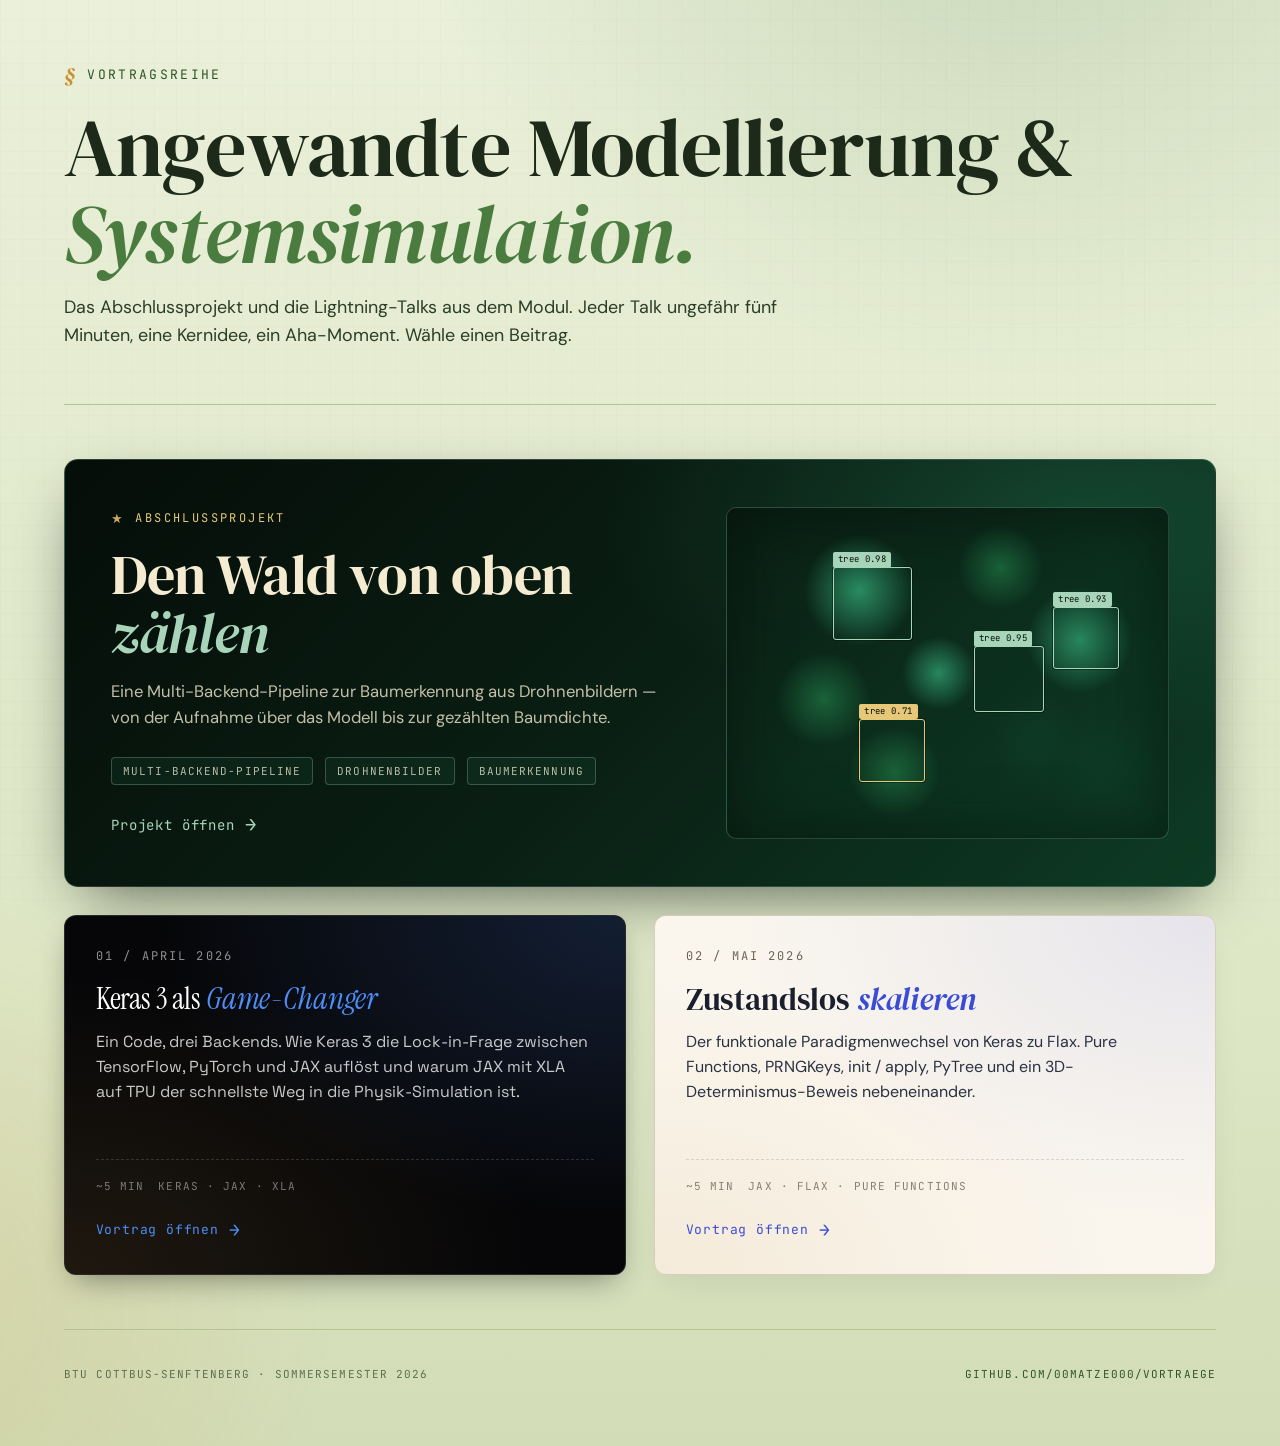
<file: index.html>
<!DOCTYPE html>
<html lang="de">
<head>
<meta charset="UTF-8" />
<meta name="viewport" content="width=device-width, initial-scale=1.0" />
<title>Vortragsreihe · Angewandte Modellierung und Systemsimulation</title>
<link rel="preconnect" href="https://fonts.googleapis.com" />
<link rel="preconnect" href="https://fonts.gstatic.com" crossorigin />
<link href="https://fonts.googleapis.com/css2?family=DM+Sans:wght@300;400;500;600;700&family=DM+Serif+Display:ital@0;1&family=Instrument+Serif:ital@0;1&family=Space+Grotesk:wght@400;500;600&family=JetBrains+Mono:wght@400;500;600&display=swap" rel="stylesheet" />
<style>
  :root {
    /* Landing-Palette: Sage / Forest Green */
    --bg:        #eaf0d9;
    --bg-2:      #dde6c5;
    --bg-3:      #c8d3a8;
    --ink:       #1d2a1a;
    --ink-soft:  #2c3e27;
    --muted:     #5e6f4f;
    --line:      #b5c294;
    --paper:     #f4f7e6;
    --green:     #4a7c3f;
    --green-deep:#2f5527;
    --green-glow:rgba(74, 124, 63, 0.30);
    --amber:     #c89030;
    --amber-soft:#e0ad55;
    --t-display: 'DM Serif Display', Georgia, serif;
    --t-body:    'DM Sans', system-ui, sans-serif;
    --t-mono:    'JetBrains Mono', ui-monospace, monospace;
  }
  * { box-sizing: border-box; margin: 0; padding: 0; }
  html { scroll-behavior: smooth; }
  html, body {
    background: var(--bg);
    color: var(--ink);
    font-family: var(--t-body);
    line-height: 1.5;
    -webkit-font-smoothing: antialiased;
    -moz-osx-font-smoothing: grayscale;
  }
  body {
    background-image:
      radial-gradient(ellipse 80% 60% at 80% -10%, rgba(74,124,63,0.22), transparent 60%),
      radial-gradient(ellipse 60% 50% at -10% 90%, rgba(200,144,48,0.16), transparent 60%),
      linear-gradient(180deg, #eaf0d9 0%, #dde6c5 70%, #d2dcb6 100%);
    min-height: 100vh;
    display: flex;
    flex-direction: column;
    padding: clamp(24px, 5vw, 64px);
    position: relative;
  }
  /* Subtiles Korn */
  body::before {
    content: "";
    position: fixed;
    inset: 0;
    pointer-events: none;
    z-index: 0;
    background-image:
      repeating-linear-gradient(0deg, rgba(45,55,38,0.025) 0 1px, transparent 1px 22px),
      repeating-linear-gradient(90deg, rgba(45,55,38,0.025) 0 1px, transparent 1px 22px);
    opacity: 0.5;
  }

  header, main, footer { position: relative; z-index: 1; }

  header {
    max-width: 1320px;
    width: 100%;
    margin: 0 auto;
    padding-bottom: clamp(36px, 6vh, 64px);
    border-bottom: 1px solid var(--line);
  }
  .eyebrow {
    font-family: var(--t-mono);
    font-size: 13px;
    color: var(--green-deep);
    letter-spacing: 0.18em;
    text-transform: uppercase;
    margin-bottom: 18px;
    display: inline-flex;
    align-items: center;
    gap: 10px;
  }
  .eyebrow::before {
    content: "§";
    font-family: var(--t-display);
    color: var(--amber);
    font-style: italic;
    font-size: 22px;
    line-height: 1;
  }
  h1 {
    font-family: var(--t-display);
    font-size: clamp(42px, 6.4vw, 96px);
    font-weight: 400;
    line-height: 1.05;
    color: var(--ink);
    margin-bottom: 18px;
    letter-spacing: -0.01em;
  }
  h1 em { font-style: italic; color: var(--green); }
  header p {
    font-size: clamp(17px, 1.4vw, 22px);
    color: var(--ink-soft);
    max-width: 64ch;
    line-height: 1.55;
  }

  main {
    max-width: 1320px;
    width: 100%;
    margin: 0 auto;
    padding: clamp(40px, 6vh, 64px) 0;
    flex: 1;
  }
  .talks {
    display: grid;
    grid-template-columns: repeat(auto-fit, minmax(320px, 1fr));
    gap: clamp(20px, 2.4vw, 28px);
  }

  /* Gemeinsame Card-Basis */
  .talk {
    display: flex;
    flex-direction: column;
    border-radius: 12px;
    padding: clamp(26px, 2.4vw, 36px);
    text-decoration: none;
    transition: transform 0.3s cubic-bezier(0.2,0.8,0.2,1), box-shadow 0.3s ease;
    position: relative;
    overflow: hidden;
    min-height: 360px;
    isolation: isolate;
  }
  .talk:hover { transform: translateY(-4px); }

  .talk-num {
    font-family: var(--t-mono);
    font-size: 12px;
    letter-spacing: 0.18em;
    margin-bottom: 18px;
  }
  .talk-title {
    font-size: clamp(28px, 2.4vw, 40px);
    font-weight: 400;
    line-height: 1.1;
    margin-bottom: 14px;
    letter-spacing: -0.005em;
  }
  .talk-sub {
    font-size: 16px;
    line-height: 1.55;
    margin-bottom: 24px;
    flex: 1;
  }
  .talk-meta {
    display: flex;
    gap: 14px;
    flex-wrap: wrap;
    padding-top: 18px;
    border-top: 1px dashed currentColor;
    font-family: var(--t-mono);
    font-size: 11px;
    letter-spacing: 0.1em;
    text-transform: uppercase;
    opacity: 0.8;
  }
  .talk-cta {
    margin-top: 22px;
    display: inline-flex;
    align-items: center;
    gap: 10px;
    font-family: var(--t-mono);
    font-size: 13px;
    letter-spacing: 0.06em;
    transition: gap 0.2s ease;
  }
  .talk:hover .talk-cta { gap: 16px; }
  .talk-cta::after {
    content: "→";
    font-size: 18px;
  }

  /* ─── Karte Vortrag 1 — Schwarz / Blau / Instrument Serif ─── */
  .talk-1 {
    background: #060608;
    color: #fff;
    border: 1px solid rgba(255,255,255,0.14);
    box-shadow: 0 12px 32px -10px rgba(0,0,0,0.45);
    font-family: 'Space Grotesk', system-ui, sans-serif;
  }
  .talk-1::before {
    content: "";
    position: absolute;
    inset: 0;
    background:
      radial-gradient(ellipse at top right, rgba(79,142,247,0.18), transparent 60%),
      radial-gradient(ellipse at bottom left, rgba(245,184,74,0.10), transparent 60%);
    z-index: -1;
  }
  .talk-1::after {
    content: "";
    position: absolute;
    top: 0; left: 0; right: 0;
    height: 2px;
    background: linear-gradient(90deg, #4f8ef7, #f5b84a);
    opacity: 0;
    transition: opacity 0.3s ease;
  }
  .talk-1:hover { box-shadow: 0 18px 48px -12px rgba(79,142,247,0.45); }
  .talk-1:hover::after { opacity: 1; }
  .talk-1 .talk-num { color: rgba(255,255,255,0.55); }
  .talk-1 .talk-title { font-family: 'Instrument Serif', Georgia, serif; }
  .talk-1 .talk-title em { font-style: italic; color: #4f8ef7; }
  .talk-1 .talk-sub { color: rgba(255,255,255,0.78); }
  .talk-1 .talk-meta { border-top-color: rgba(255,255,255,0.18); color: rgba(255,255,255,0.55); }
  .talk-1 .talk-cta { color: #4f8ef7; }

  /* ─── Karte Vortrag 2 — Cream / Indigo · Amber / DM Serif ─── */
  .talk-2 {
    background: #faf6ee;
    color: #1a1f2e;
    border: 1px solid #d8cdb8;
    box-shadow: 0 12px 32px -10px rgba(26,31,46,0.10);
    font-family: 'DM Sans', system-ui, sans-serif;
  }
  .talk-2::before {
    content: "";
    position: absolute;
    inset: 0;
    background:
      radial-gradient(ellipse at top right, rgba(58,76,214,0.10), transparent 60%),
      radial-gradient(ellipse at bottom left, rgba(200,134,42,0.10), transparent 60%);
    z-index: -1;
  }
  .talk-2::after {
    content: "";
    position: absolute;
    top: 0; left: 0; right: 0;
    height: 2px;
    background: linear-gradient(90deg, #3a4cd6, #c8862a);
    opacity: 0;
    transition: opacity 0.3s ease;
  }
  .talk-2:hover { box-shadow: 0 18px 48px -12px rgba(58,76,214,0.30); }
  .talk-2:hover::after { opacity: 1; }
  .talk-2 .talk-num { color: #6b6356; }
  .talk-2 .talk-title { font-family: 'DM Serif Display', Georgia, serif; color: #1a1f2e; }
  .talk-2 .talk-title em { font-style: italic; color: #3a4cd6; }
  .talk-2 .talk-sub { color: #2a3142; }
  .talk-2 .talk-meta { border-top-color: rgba(26,31,46,0.18); color: #6b6356; }
  .talk-2 .talk-cta { color: #3a4cd6; }

  /* ─── Hero-Panel: Endprojekt — breit, dunkelgrün, Luftbild-Erkennung ─── */
  .feature {
    display: grid;
    grid-template-columns: 1.12fr 0.88fr;
    gap: clamp(28px, 4vw, 56px);
    align-items: center;
    margin-bottom: clamp(20px, 2.4vw, 28px);
    border-radius: 14px;
    padding: clamp(30px, 3.6vw, 56px);
    text-decoration: none;
    position: relative;
    overflow: hidden;
    isolation: isolate;
    background:
      radial-gradient(ellipse 70% 90% at 88% 12%, rgba(45,150,105,0.26), transparent 60%),
      linear-gradient(135deg, #050d08 0%, #0a1f14 52%, #0d3b24 100%);
    color: #ede4ca;
    border: 1px solid rgba(168,213,185,0.22);
    box-shadow: 0 22px 60px -22px rgba(5,13,8,0.7);
    font-family: var(--t-body);
    transition: transform 0.3s cubic-bezier(0.2,0.8,0.2,1), box-shadow 0.3s ease;
  }
  .feature::after {
    content: "";
    position: absolute;
    top: 0; left: 0; right: 0;
    height: 2px;
    background: linear-gradient(90deg, #2d9669, #c9a961);
    opacity: 0;
    transition: opacity 0.3s ease;
  }
  .feature:hover { transform: translateY(-4px); box-shadow: 0 30px 74px -24px rgba(29,107,62,0.55); }
  .feature:hover::after { opacity: 1; }

  .feature-eyebrow {
    font-family: var(--t-mono);
    font-size: 12px;
    letter-spacing: 0.2em;
    text-transform: uppercase;
    color: #e6c878;
    display: inline-flex;
    align-items: center;
    gap: 10px;
    margin-bottom: 18px;
  }
  .feature-eyebrow::before {
    content: "★";
    color: #c9a961;
    font-size: 13px;
  }
  .feature-title {
    font-family: var(--t-display);
    font-size: clamp(34px, 4.4vw, 64px);
    font-weight: 400;
    line-height: 1.04;
    letter-spacing: -0.01em;
    margin-bottom: 16px;
    color: #f4ebd0;
  }
  .feature-title em { font-style: italic; color: #a8d5b9; }
  .feature-sub {
    font-size: clamp(16px, 1.3vw, 19px);
    line-height: 1.55;
    color: rgba(237,228,202,0.82);
    max-width: 52ch;
    margin-bottom: 26px;
  }
  .feature-meta {
    display: flex;
    gap: 12px;
    flex-wrap: wrap;
    font-family: var(--t-mono);
    font-size: 11px;
    letter-spacing: 0.1em;
    text-transform: uppercase;
    margin-bottom: 26px;
  }
  .feature-meta span {
    padding: 5px 11px;
    border: 1px solid rgba(168,213,185,0.28);
    border-radius: 4px;
    background: rgba(45,150,105,0.10);
    color: rgba(237,228,202,0.78);
  }
  .feature-cta {
    display: inline-flex;
    align-items: center;
    gap: 10px;
    font-family: var(--t-mono);
    font-size: 14px;
    letter-spacing: 0.06em;
    color: #a8d5b9;
    transition: gap 0.2s ease;
  }
  .feature:hover .feature-cta { gap: 16px; }
  .feature-cta::after { content: "→"; font-size: 19px; }

  /* Luftbild-/Erkennungs-Visual rechts */
  .feature-visual {
    position: relative;
    aspect-ratio: 4 / 3;
    border-radius: 10px;
    overflow: hidden;
    border: 1px solid rgba(168,213,185,0.20);
    background:
      radial-gradient(circle at 30% 25%, rgba(45,150,105,0.9), transparent 14%),
      radial-gradient(circle at 62% 18%, rgba(29,107,62,0.85), transparent 11%),
      radial-gradient(circle at 80% 40%, rgba(45,150,105,0.85), transparent 13%),
      radial-gradient(circle at 22% 58%, rgba(29,107,62,0.85), transparent 12%),
      radial-gradient(circle at 48% 50%, rgba(45,150,105,0.85), transparent 13%),
      radial-gradient(circle at 70% 70%, rgba(13,59,36,0.9), transparent 12%),
      radial-gradient(circle at 38% 80%, rgba(29,107,62,0.85), transparent 12%),
      radial-gradient(circle at 86% 78%, rgba(13,59,36,0.85), transparent 11%),
      linear-gradient(135deg, #0a1f14 0%, #0d3b24 100%);
    box-shadow: inset 0 0 60px rgba(5,13,8,0.6);
  }
  .det {
    position: absolute;
    border: 1.5px solid #a8d5b9;
    border-radius: 3px;
    box-shadow: 0 0 0 1px rgba(5,13,8,0.45);
  }
  .det::after {
    content: attr(data-tag);
    position: absolute;
    top: -16px;
    left: -1px;
    font-family: var(--t-mono);
    font-size: 9px;
    letter-spacing: 0.04em;
    color: #050d08;
    background: #a8d5b9;
    padding: 1px 5px;
    border-radius: 2px;
    white-space: nowrap;
  }
  .det.amber { border-color: #e6c878; }
  .det.amber::after { background: #e6c878; }

  @media (max-width: 860px) {
    .feature { grid-template-columns: 1fr; }
    .feature-visual { order: -1; max-height: 220px; }
  }

  footer {
    max-width: 1320px;
    width: 100%;
    margin: 0 auto;
    padding-top: clamp(24px, 4vh, 40px);
    border-top: 1px solid var(--line);
    display: flex;
    justify-content: space-between;
    flex-wrap: wrap;
    gap: 12px;
    font-family: var(--t-mono);
    font-size: 11px;
    letter-spacing: 0.1em;
    color: var(--muted);
    text-transform: uppercase;
  }
  footer a { color: var(--green-deep); text-decoration: none; }
  footer a:hover { color: var(--green); text-decoration: underline; }
</style>
</head>
<body>

<header>
  <div class="eyebrow">Vortragsreihe</div>
  <h1>Angewandte Modellierung &amp;<br/><em>Systemsimulation.</em></h1>
  <p>Das Abschlussprojekt und die Lightning-Talks aus dem Modul. Jeder Talk ungefähr fünf Minuten, eine Kernidee, ein Aha-Moment. Wähle einen Beitrag.</p>
</header>

<main>

  <!-- Endprojekt — Hero-Panel -->
  <a href="Endprojekt/" class="feature">
    <div class="feature-text">
      <div class="feature-eyebrow">Abschlussprojekt</div>
      <h2 class="feature-title">Den Wald von oben <em>zählen</em></h2>
      <p class="feature-sub">Eine Multi-Backend-Pipeline zur Baumerkennung aus Drohnenbildern — von der Aufnahme über das Modell bis zur gezählten Baumdichte.</p>
      <div class="feature-meta">
        <span>Multi-Backend-Pipeline</span>
        <span>Drohnenbilder</span>
        <span>Baumerkennung</span>
      </div>
      <span class="feature-cta">Projekt öffnen</span>
    </div>
    <div class="feature-visual" aria-hidden="true">
      <div class="det" data-tag="tree 0.98" style="top:18%; left:24%; width:18%; height:22%;"></div>
      <div class="det" data-tag="tree 0.95" style="top:42%; left:56%; width:16%; height:20%;"></div>
      <div class="det amber" data-tag="tree 0.71" style="top:64%; left:30%; width:15%; height:19%;"></div>
      <div class="det" data-tag="tree 0.93" style="top:30%; left:74%; width:15%; height:19%;"></div>
    </div>
  </a>

  <div class="talks">

    <!-- Vortrag 1 -->
    <a href="Vortrag1/" class="talk talk-1">
      <div class="talk-num">01 / APRIL 2026</div>
      <h2 class="talk-title">Keras 3 als <em>Game-Changer</em></h2>
      <p class="talk-sub">Ein Code, drei Backends. Wie Keras 3 die Lock-in-Frage zwischen TensorFlow, PyTorch und JAX auflöst und warum JAX mit XLA auf TPU der schnellste Weg in die Physik-Simulation ist.</p>
      <div class="talk-meta">
        <span>~5 Min</span>
        <span>Keras · JAX · XLA</span>
      </div>
      <span class="talk-cta">Vortrag öffnen</span>
    </a>

    <!-- Vortrag 2 -->
    <a href="Vortrag2/" class="talk talk-2">
      <div class="talk-num">02 / MAI 2026</div>
      <h2 class="talk-title">Zustandslos <em>skalieren</em></h2>
      <p class="talk-sub">Der funktionale Paradigmenwechsel von Keras zu Flax. Pure Functions, PRNGKeys, init / apply, PyTree und ein 3D-Determinismus-Beweis nebeneinander.</p>
      <div class="talk-meta">
        <span>~5 Min</span>
        <span>JAX · Flax · Pure Functions</span>
      </div>
      <span class="talk-cta">Vortrag öffnen</span>
    </a>

  </div>
</main>

<footer>
  <span>BTU Cottbus-Senftenberg · Sommersemester 2026</span>
  <span><a href="https://github.com/00Matze000/Vortraege" target="_blank" rel="noopener">github.com/00Matze000/Vortraege</a></span>
</footer>

</body>
</html>
</file>
